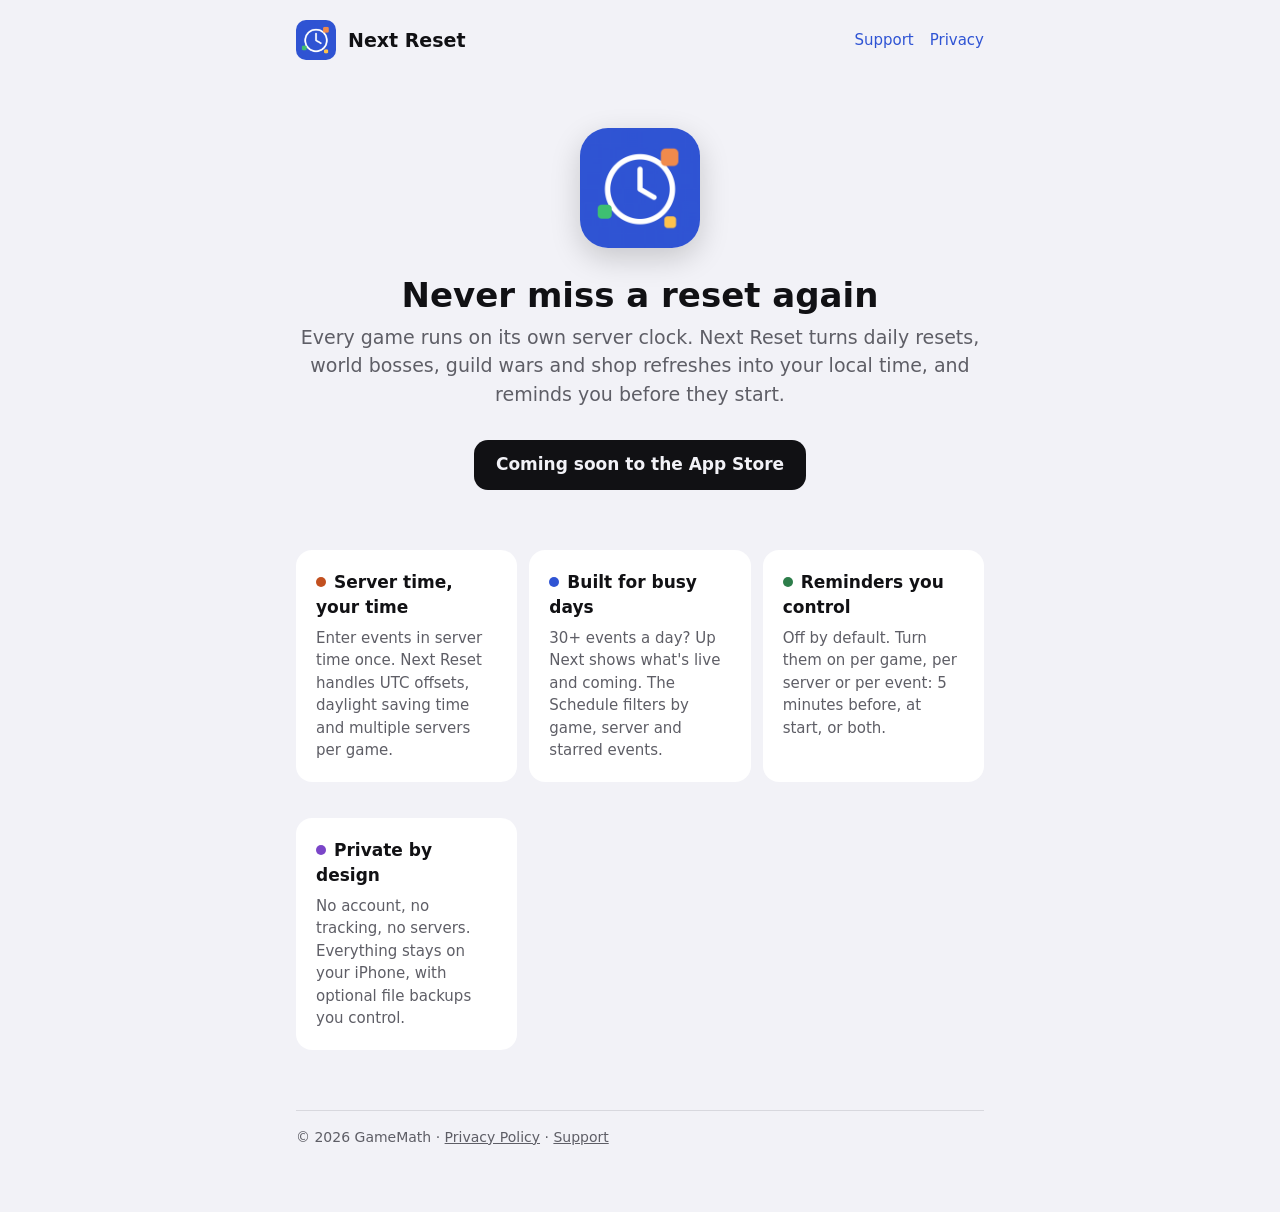
<file: index.html>
<!doctype html>
<html lang="en">
<head>
<meta charset="utf-8">
<meta name="viewport" content="width=device-width, initial-scale=1">
<title>Next Reset · Game Event Timer</title>
<meta name="description" content="Track every reset, boss and guild war across games, servers and time zones. Fully local, free, no account.">
<link rel="icon" href="/icon.png">
<link rel="apple-touch-icon" href="/icon.png">
<link rel="stylesheet" href="/style.css">
</head>
<body>
<div class="wrap">
  <header class="site">
    <img src="/icon.png" alt="">
    <a class="brand" href="/">Next Reset</a>
    <nav><a href="/support/">Support</a><a href="/privacy/">Privacy</a></nav>
  </header>

  <section class="hero">
    <img class="icon" src="/icon.png" alt="Next Reset app icon">
    <h1>Never miss a reset again</h1>
    <p class="lead">Every game runs on its own server clock. Next Reset turns daily resets, world bosses, guild wars and shop refreshes into your local time, and reminds you before they start.</p>
    <span class="badge">Coming soon to the App Store</span>
  </section>

  <div class="features">
    <div class="card"><h3><span class="dot" style="background:var(--ember)"></span>Server time, your time</h3><p>Enter events in server time once. Next Reset handles UTC offsets, daylight saving time and multiple servers per game.</p></div>
    <div class="card"><h3><span class="dot" style="background:var(--tint)"></span>Built for busy days</h3><p>30+ events a day? Up Next shows what's live and coming. The Schedule filters by game, server and starred events.</p></div>
    <div class="card"><h3><span class="dot" style="background:var(--forest)"></span>Reminders you control</h3><p>Off by default. Turn them on per game, per server or per event: 5 minutes before, at start, or both.</p></div>
    <div class="card"><h3><span class="dot" style="background:var(--violet)"></span>Private by design</h3><p>No account, no tracking, no servers. Everything stays on your iPhone, with optional file backups you control.</p></div>
  </div>

  <footer>
    © 2026 GameMath · <a href="/privacy/">Privacy Policy</a> · <a href="/support/">Support</a>
  </footer>
</div>
</body>
</html>
</file>
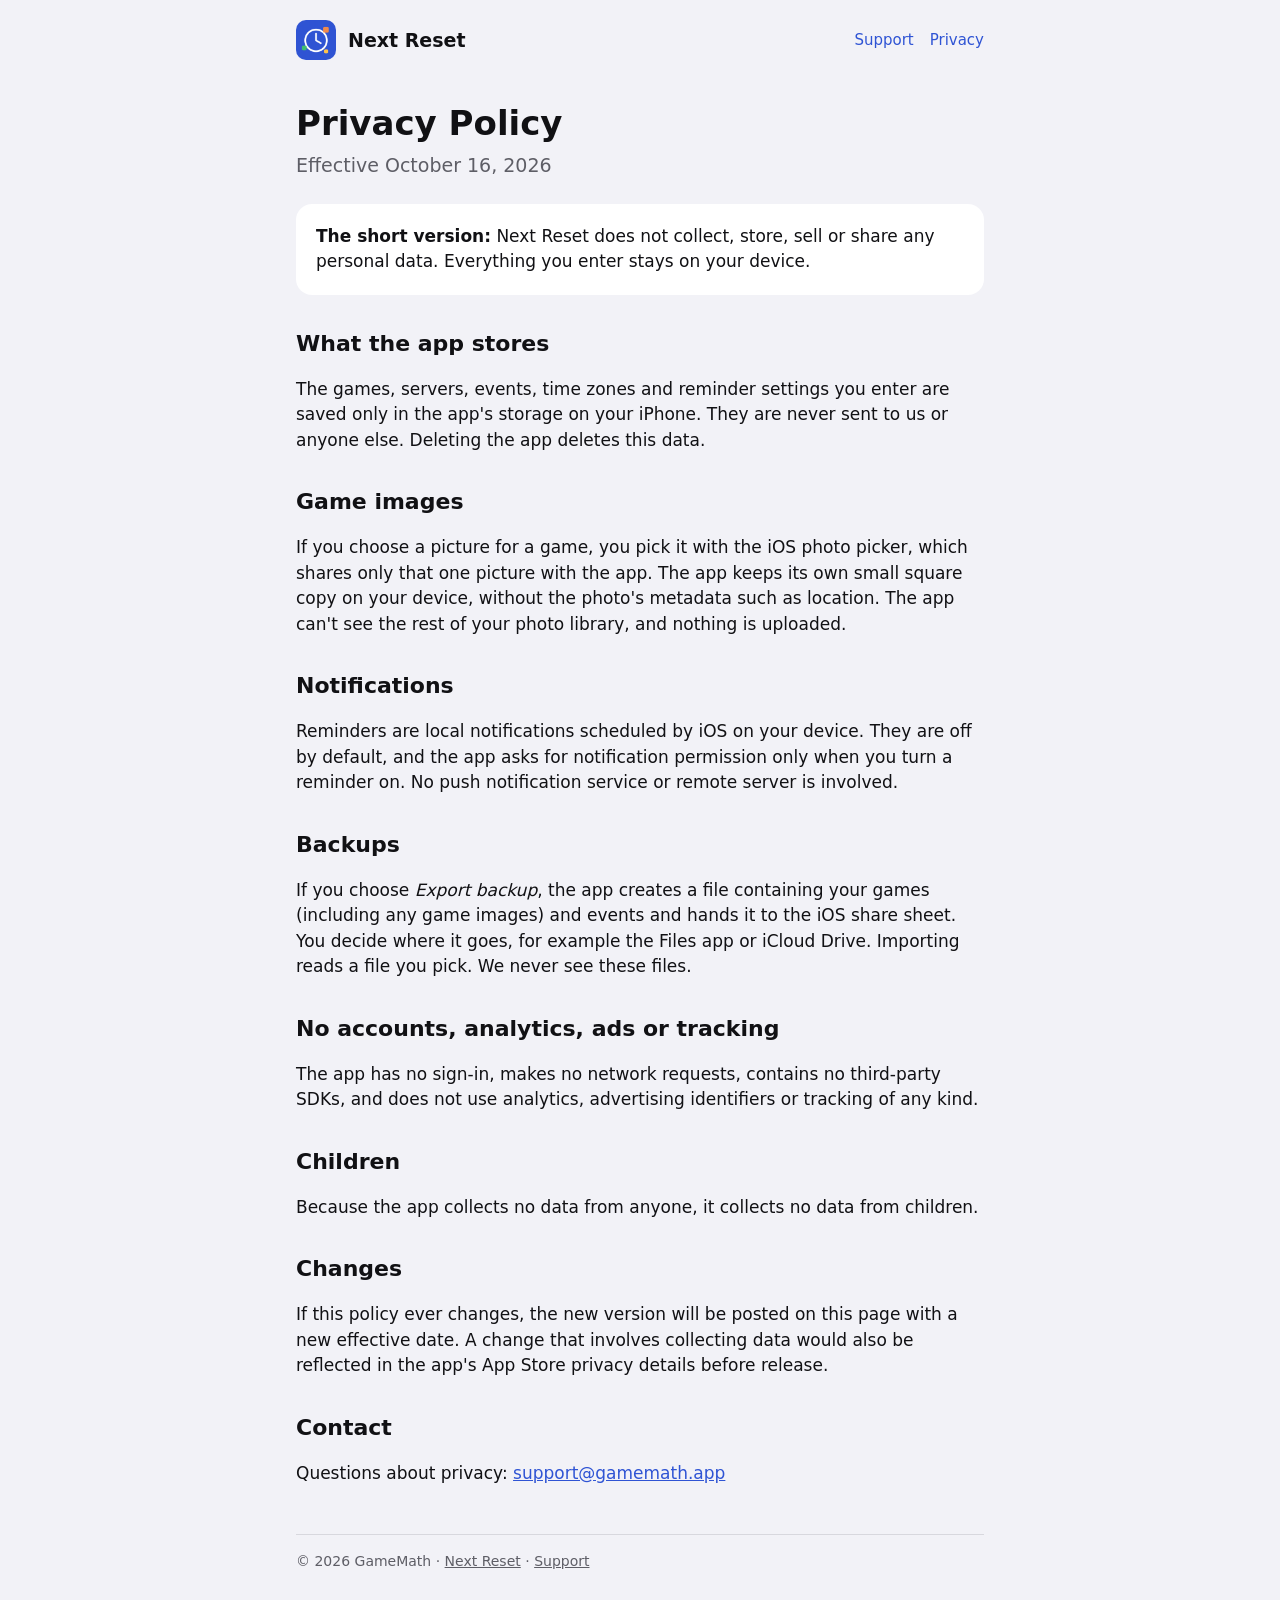
<file: privacy/index.html>
<!doctype html>
<html lang="en">
<head>
<meta charset="utf-8">
<meta name="viewport" content="width=device-width, initial-scale=1">
<title>Privacy Policy · Next Reset</title>
<meta name="description" content="Next Reset collects no personal data. Everything stays on your device.">
<link rel="icon" href="/icon.png">
<link rel="stylesheet" href="/style.css">
</head>
<body>
<div class="wrap">
  <header class="site">
    <img src="/icon.png" alt="">
    <a class="brand" href="/">Next Reset</a>
    <nav><a href="/support/">Support</a><a href="/privacy/">Privacy</a></nav>
  </header>

  <h1>Privacy Policy</h1>
  <p class="lead">Effective October 16, 2026</p>

  <div class="card">
    <strong>The short version:</strong> Next Reset does not collect, store, sell or share any personal data. Everything you enter stays on your device.
  </div>

  <h2>What the app stores</h2>
  <p>The games, servers, events, time zones and reminder settings you enter are saved only in the app's storage on your iPhone. They are never sent to us or anyone else. Deleting the app deletes this data.</p>

  <h2>Game images</h2>
  <p>If you choose a picture for a game, you pick it with the iOS photo picker, which shares only that one picture with the app. The app keeps its own small square copy on your device, without the photo's metadata such as location. The app can't see the rest of your photo library, and nothing is uploaded.</p>

  <h2>Notifications</h2>
  <p>Reminders are local notifications scheduled by iOS on your device. They are off by default, and the app asks for notification permission only when you turn a reminder on. No push notification service or remote server is involved.</p>

  <h2>Backups</h2>
  <p>If you choose <em>Export backup</em>, the app creates a file containing your games (including any game images) and events and hands it to the iOS share sheet. You decide where it goes, for example the Files app or iCloud Drive. Importing reads a file you pick. We never see these files.</p>

  <h2>No accounts, analytics, ads or tracking</h2>
  <p>The app has no sign-in, makes no network requests, contains no third-party SDKs, and does not use analytics, advertising identifiers or tracking of any kind.</p>

  <h2>Children</h2>
  <p>Because the app collects no data from anyone, it collects no data from children.</p>

  <h2>Changes</h2>
  <p>If this policy ever changes, the new version will be posted on this page with a new effective date. A change that involves collecting data would also be reflected in the app's App Store privacy details before release.</p>

  <h2>Contact</h2>
  <p>Questions about privacy: <a href="mailto:support@gamemath.app">support@gamemath.app</a></p>

  <footer>
    © 2026 GameMath · <a href="/">Next Reset</a> · <a href="/support/">Support</a>
  </footer>
</div>
</body>
</html>
</file>
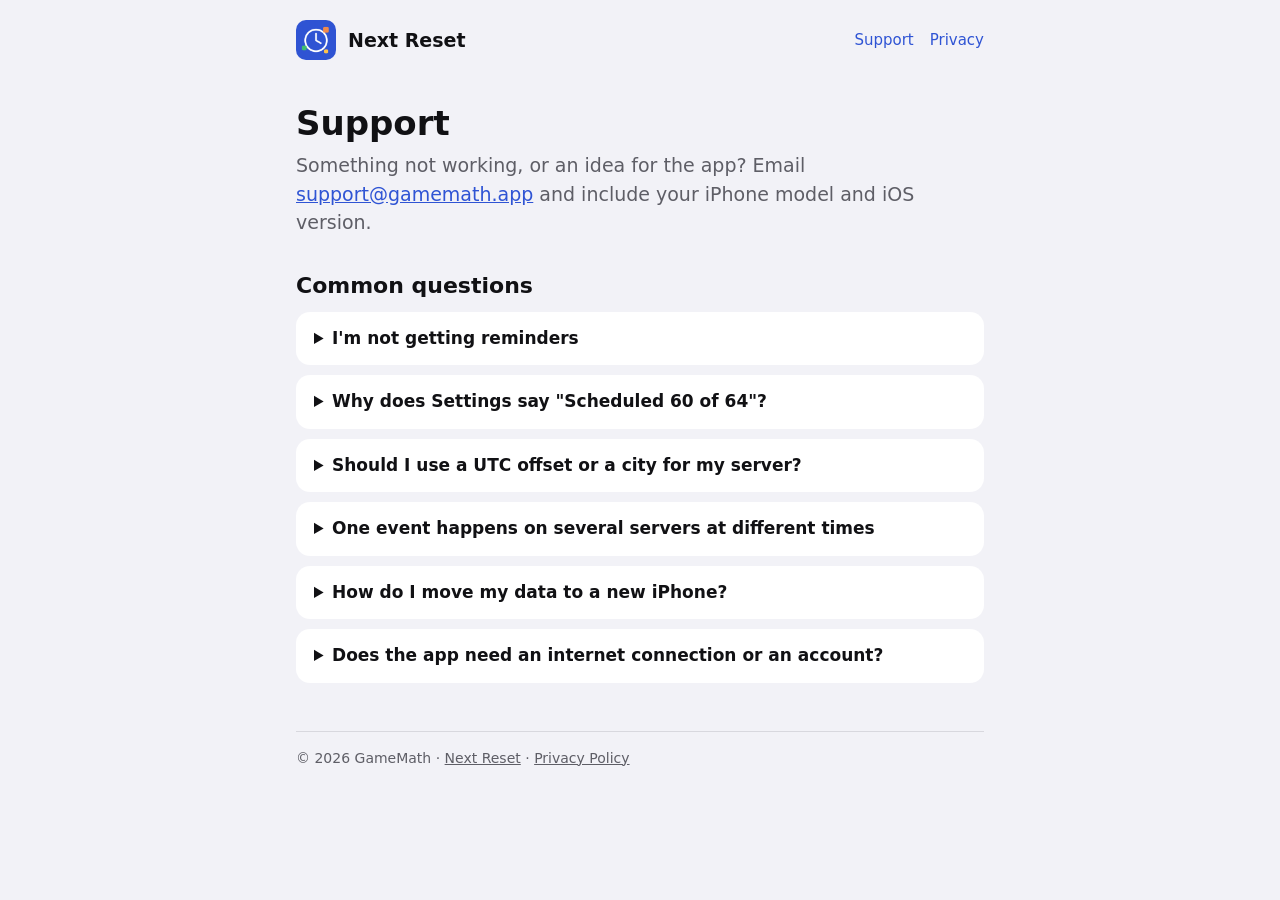
<file: support/index.html>
<!doctype html>
<html lang="en">
<head>
<meta charset="utf-8">
<meta name="viewport" content="width=device-width, initial-scale=1">
<title>Support · Next Reset</title>
<meta name="description" content="Help and answers for Next Reset, the game event timer for iPhone.">
<link rel="icon" href="/icon.png">
<link rel="stylesheet" href="/style.css">
</head>
<body>
<div class="wrap">
  <header class="site">
    <img src="/icon.png" alt="">
    <a class="brand" href="/">Next Reset</a>
    <nav><a href="/support/">Support</a><a href="/privacy/">Privacy</a></nav>
  </header>

  <h1>Support</h1>
  <p class="lead">Something not working, or an idea for the app? Email <a href="mailto:support@gamemath.app">support@gamemath.app</a> and include your iPhone model and iOS version.</p>

  <h2>Common questions</h2>

  <details>
    <summary>I'm not getting reminders</summary>
    <p>Reminders are off by default. Turn them on for a game (Games → game → Reminders), for a server, for a single event, or for everything in Settings → "Remind me by default". Then check Settings → Notifications says "Allowed". If it says "Turned off", tap it to open iOS Settings and allow notifications for Next Reset.</p>
  </details>

  <details>
    <summary>Why does Settings say "Scheduled 60 of 64"?</summary>
    <p>iOS lets an app hold at most 64 pending reminders. Next Reset always keeps the soonest ones scheduled and refills them every time you open the app, edit something, or iOS gives the app background time. If you have many reminders a day, open the app at least once every day or two to keep them topped up.</p>
  </details>

  <details>
    <summary>Should I use a UTC offset or a city for my server?</summary>
    <p>Use the UTC offset most games publish (for example "server time UTC+8"). A fixed offset never moves. Pick a city or region only if the game's server follows daylight saving time; the clock then shifts automatically twice a year.</p>
  </details>

  <details>
    <summary>One event happens on several servers at different times</summary>
    <p>Add each server to the game, then set the event to "All servers". It fires at the same server time on each server's own clock, for example a 05:00 daily reset on both EU and Asia.</p>
  </details>

  <details>
    <summary>How do I move my data to a new iPhone?</summary>
    <p>Settings → Export backup… and save the file to iCloud Drive or Files. On the new iPhone, install Next Reset and use Settings → Import backup…. Choose "Merge" to keep anything already there, or "Replace" to start fresh.</p>
  </details>

  <details>
    <summary>Does the app need an internet connection or an account?</summary>
    <p>No. Next Reset works fully offline, has no account and never sends your data anywhere. See the <a href="/privacy/">privacy policy</a>.</p>
  </details>

  <footer>
    © 2026 GameMath · <a href="/">Next Reset</a> · <a href="/privacy/">Privacy Policy</a>
  </footer>
</div>
</body>
</html>
</file>
<file: style.css>
:root {
  --bg: #f2f2f7;
  --card: #ffffff;
  --text: #111114;
  --sub: #5e5e66;
  --sep: #d8d8de;
  --tint: #2f54d4;
  --ember: #c2501f;
  --forest: #2d7d4a;
  --violet: #7a45c8;
}
@media (prefers-color-scheme: dark) {
  :root {
    --bg: #000000;
    --card: #1c1c1e;
    --text: #f5f5f7;
    --sub: #a1a1aa;
    --sep: #38383a;
    --tint: #7b93ff;
  }
}
* { box-sizing: border-box; }
html { -webkit-text-size-adjust: 100%; }
body {
  margin: 0;
  background: var(--bg);
  color: var(--text);
  font-family: -apple-system, BlinkMacSystemFont, "SF Pro Text", system-ui, sans-serif;
  font-size: 17px;
  line-height: 1.5;
}
a { color: var(--tint); }
.wrap { max-width: 720px; margin: 0 auto; padding: 0 16px 64px; }
header.site {
  display: flex; align-items: center; gap: 12px;
  padding: 20px 0; margin-bottom: 8px;
}
header.site img { width: 40px; height: 40px; border-radius: 10px; }
header.site a.brand { font-weight: 700; font-size: 19px; color: var(--text); text-decoration: none; }
header.site nav { margin-left: auto; display: flex; gap: 16px; font-size: 15px; }
header.site nav a { text-decoration: none; }
h1 { font-size: 34px; line-height: 1.15; margin: 24px 0 8px; }
h2 { font-size: 22px; margin: 32px 0 8px; }
p.lead { font-size: 19px; color: var(--sub); margin: 0 0 24px; }
.card {
  background: var(--card); border-radius: 16px; padding: 20px;
  margin: 12px 0;
}
.hero { text-align: center; padding: 40px 0 24px; }
.hero img.icon { width: 120px; height: 120px; border-radius: 28px; box-shadow: 0 10px 30px rgba(0,0,0,.18); }
.hero h1 { margin-top: 20px; }
.badge {
  display: inline-block; margin-top: 8px; padding: 12px 22px; border-radius: 14px;
  background: var(--text); color: var(--bg); font-weight: 600; text-decoration: none;
}
.features { display: grid; gap: 12px; grid-template-columns: repeat(auto-fit, minmax(210px, 1fr)); margin-top: 24px; }
.features .card h3 { margin: 0 0 6px; font-size: 17px; }
.features .card p { margin: 0; color: var(--sub); font-size: 15px; }
.dot { display: inline-block; width: 10px; height: 10px; border-radius: 5px; margin-right: 8px; vertical-align: 1px; }
details { background: var(--card); border-radius: 14px; padding: 14px 18px; margin: 10px 0; }
details summary { font-weight: 600; cursor: pointer; }
details p { color: var(--sub); margin: 10px 0 2px; }
footer { margin-top: 48px; color: var(--sub); font-size: 14px; border-top: 1px solid var(--sep); padding-top: 16px; }
footer a { color: var(--sub); }
</file>
